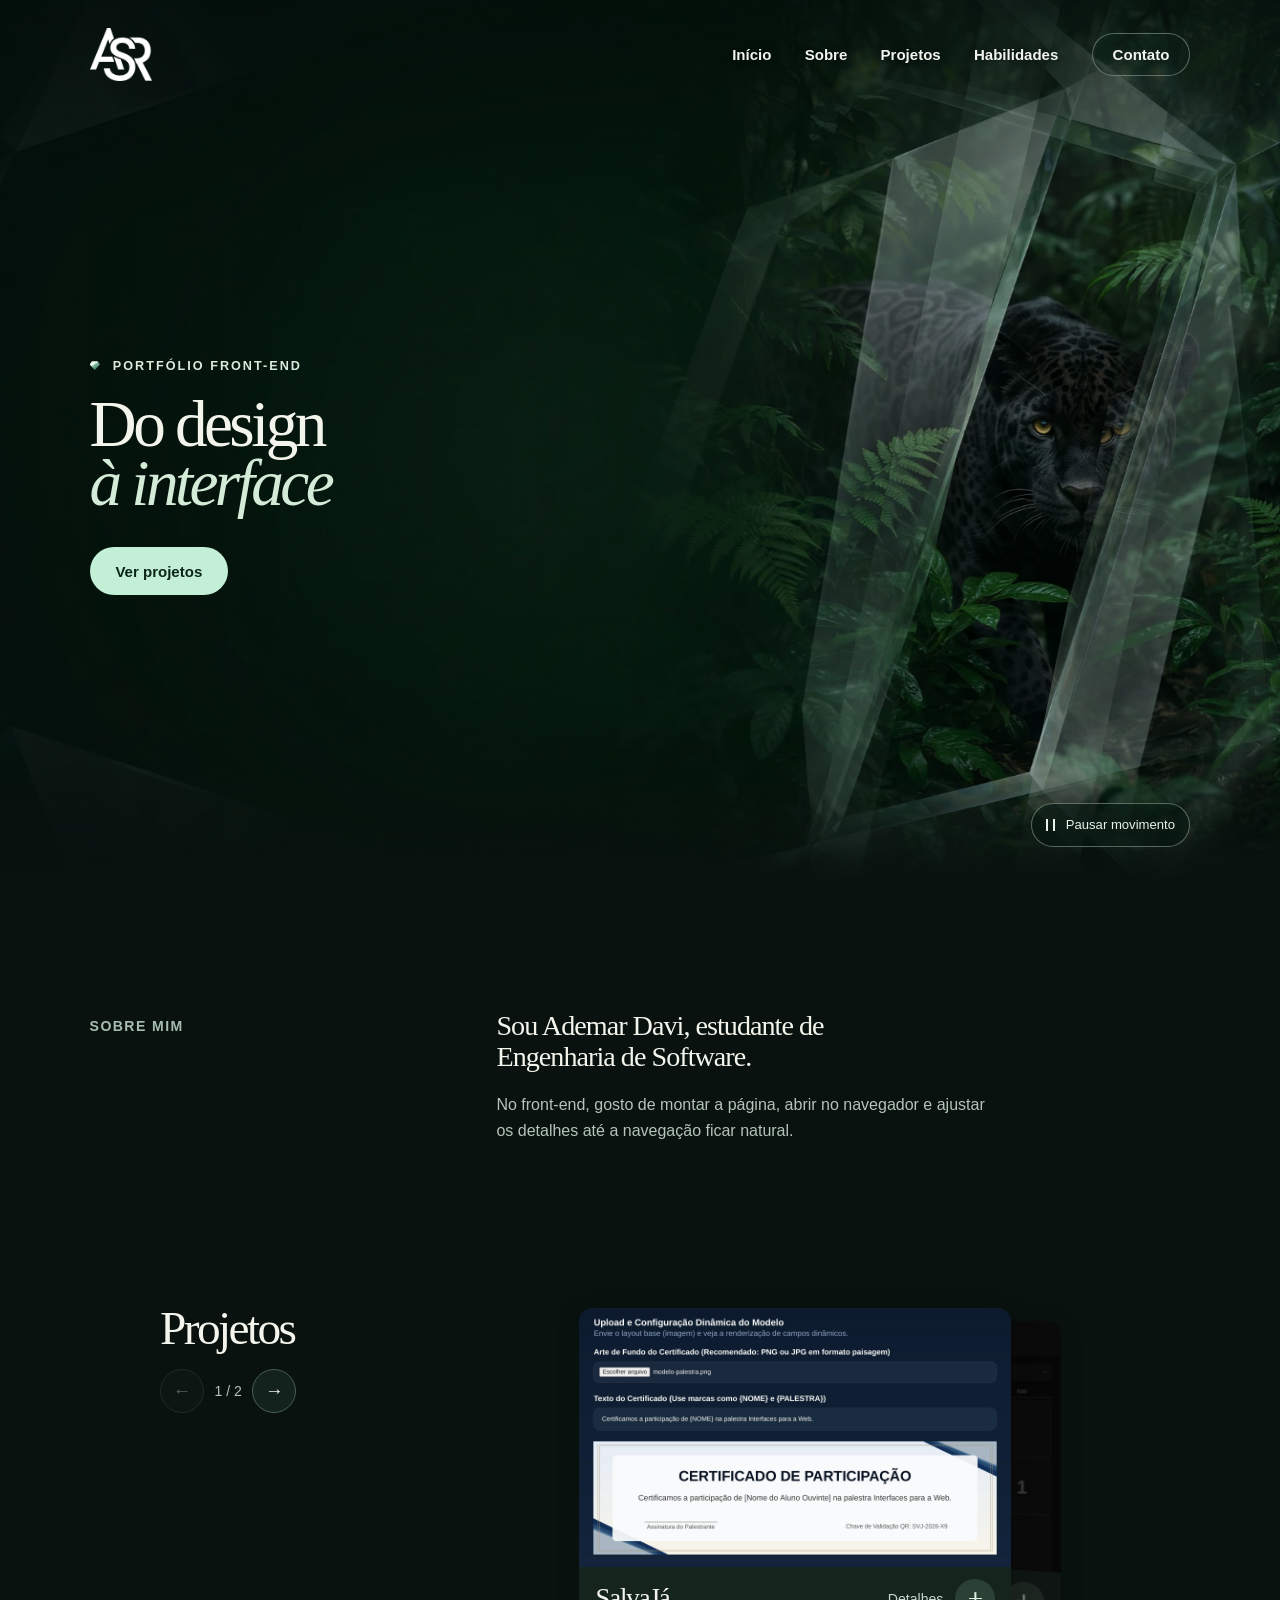
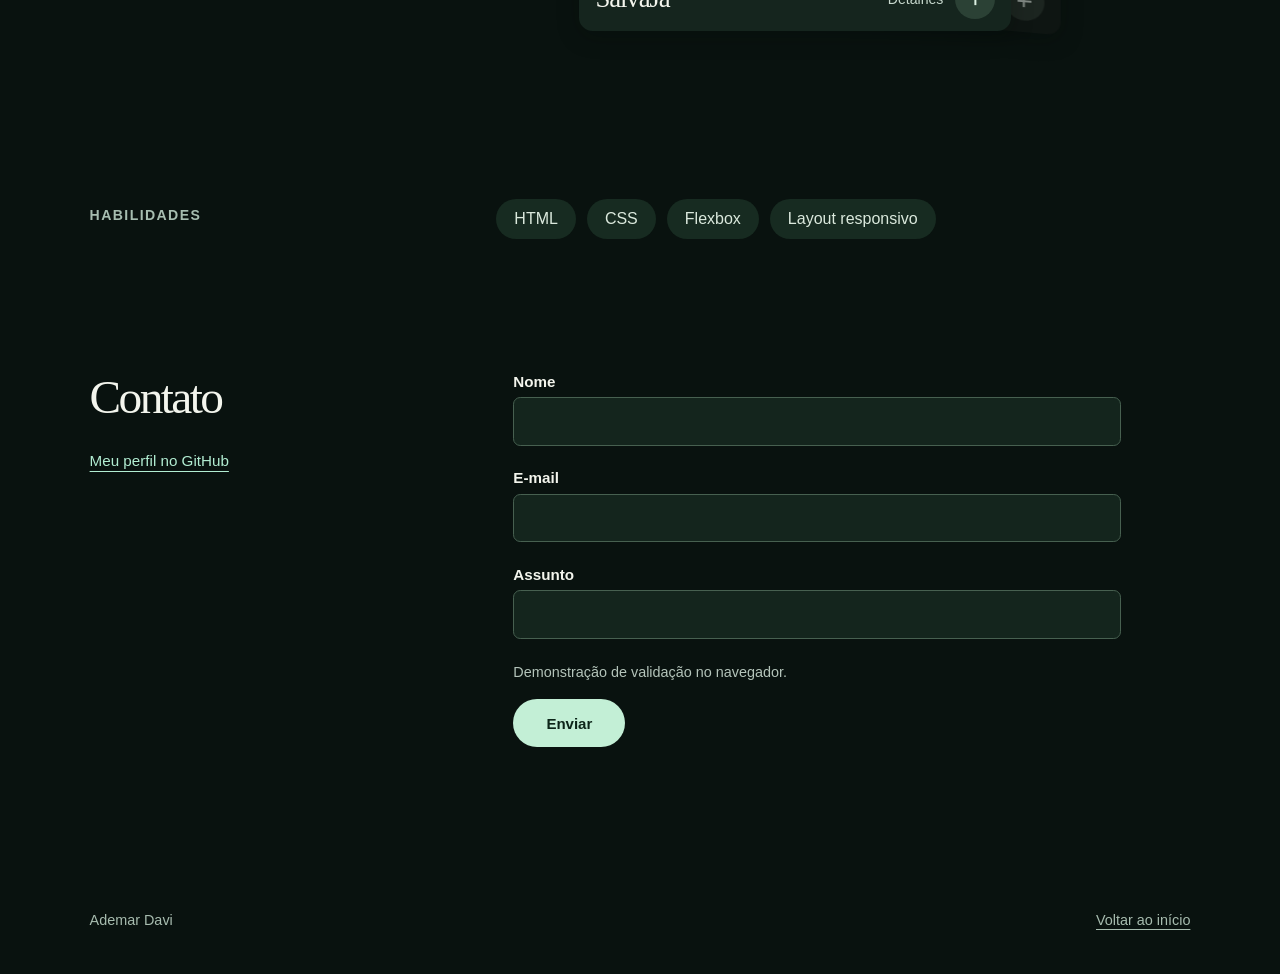
<file: index.html>
<!doctype html>
<html lang="pt-BR">
<head>
    <meta charset="utf-8">
    <meta name="viewport" content="width=device-width, initial-scale=1">
    <meta name="theme-color" content="#071410">
    <meta name="description" content="Portfólio front-end de Ademar Davi. Conheça os projetos acadêmicos SalvaJá e Bolos de Maria.">
    <title>Ademar Davi | Portfólio front-end</title>
    <link rel="icon" href="assets/icone.png" type="image/png">
    <link rel="preload" as="image" href="assets/onca-esmeralda.webp">
    <link rel="stylesheet" href="style.css">
    <script src="script.js" defer></script>
</head>
<body>
    <a class="pular" href="#sobre">Pular a abertura</a>
    <header class="cabecalho largura">
        <a class="assinatura" href="#inicio" aria-label="Ademar Davi — início">
            <img src="assets/asr.png" alt="" width="62" height="53">
        </a>
        <button class="controle-menu" type="button" aria-expanded="false" aria-controls="navegacao" hidden>
            <span class="rotulo-menu">Menu</span><i aria-hidden="true"></i>
        </button>
        <nav id="navegacao" aria-label="Navegação principal">
            <a href="#inicio">Início</a>
            <a href="#sobre">Sobre</a>
            <a href="#projetos">Projetos</a>
            <a href="#habilidades">Habilidades</a>
            <a class="nav-contato" href="#contato">Contato</a>
        </nav>
    </header>

    <main>
        <section class="abertura pausada" id="inicio" aria-labelledby="titulo-inicio">
            <div class="cristal" aria-hidden="true">
                <div class="paisagem"></div>
                <div class="faceta faceta-esquerda"></div>
                <div class="faceta faceta-direita"></div>
            </div>
            <div class="largura composicao">
                <div class="chamada">
                    <p class="categoria"><span class="gema" aria-hidden="true"></span>Portfólio front-end</p>
                    <h1 id="titulo-inicio">Do design<br><em>à interface</em></h1>
                    <a class="botao botao-claro" href="#projetos">Ver projetos</a>
                </div>
            </div>
            <button class="controle-movimento" type="button" disabled>
                <span class="simbolo-movimento" aria-hidden="true"></span>
                <span class="rotulo-movimento">Ativar movimento</span>
            </button>
        </section>

        <section class="largura sobre" id="sobre" aria-labelledby="titulo-sobre">
            <div class="colunas revelar">
                <h2 class="titulo-lateral" id="titulo-sobre">Sobre mim</h2>
                <div class="biografia">
                    <p class="apresentacao">Sou Ademar Davi, estudante de Engenharia de Software.</p>
                    <p class="texto">No front-end, gosto de montar a página, abrir no navegador e ajustar os detalhes até a navegação ficar natural.</p>
                </div>
            </div>
        </section>

        <section class="largura projetos" id="projetos" aria-labelledby="titulo-projetos">
            <div class="cabeca-secao revelar">
                <h2 id="titulo-projetos">Projetos</h2>
                <div class="folhear" hidden>
                    <button type="button" data-passo="-1" aria-label="Projeto anterior" aria-controls="cartoes">←</button>
                    <span id="posicao" role="status" aria-live="polite"></span>
                    <button type="button" data-passo="1" aria-label="Próximo projeto" aria-controls="cartoes">→</button>
                </div>
            </div>
            <div class="colecao revelar" id="cartoes">
                <details class="projeto salvaja" id="projeto-salvaja">
                    <summary aria-labelledby="nome-salvaja">
                        <h3>
                            <span class="capa capa-salvaja">
                                <img src="assets/salvaja.webp" alt="Prévia do editor do SalvaJá com um modelo de certificado de participação" width="1808" height="1080" loading="lazy" decoding="async">
                            </span>
                            <span class="legenda">
                                <span class="nome-projeto" id="nome-salvaja">SalvaJá</span>
                                <span class="acao-detalhes" aria-hidden="true"><span>Detalhes</span><i></i></span>
                            </span>
                        </h3>
                    </summary>
                    <div class="descricao">
                        <p>Protótipo para automatizar a entrega de certificados aos alunos. O palestrante fornece seu próprio modelo, e a proposta é que o SalvaJá cuide da entrega.</p>
                        <a class="link-texto" href="projetos/salvaja/previa.html">Experimentar a prévia do certificado</a>
                    </div>
                </details>
                <details class="projeto bolos" id="projeto-bolos">
                    <summary aria-labelledby="nome-bolos">
                        <h3>
                            <span class="capa capa-bolos">
                                <img src="assets/bolos-de-maria.webp" alt="Prévia do calendário do Bolos de Maria com uma encomenda de exemplo" width="1808" height="1080" loading="lazy" decoding="async">
                            </span>
                            <span class="legenda">
                                <span class="nome-projeto" id="nome-bolos">Bolos de Maria</span>
                                <span class="acao-detalhes" aria-hidden="true"><span>Detalhes</span><i></i></span>
                            </span>
                        </h3>
                    </summary>
                    <div class="descricao">
                        <p>Uma agenda de encomendas para uma confeiteira. Pelo calendário, ela pode consultar os pedidos de cada dia, registrar novas encomendas e editar as existentes. Também pode atualizar o cardápio e a lista de clientes.</p>
                        <div class="links-projeto">
                            <a class="link-texto" href="https://glauberlobo44.github.io/Bolos-de-Maria/">Abrir o calendário</a>
                            <a class="link-texto" href="https://github.com/GlauberLobo44/Bolos-de-Maria">Ver o código no GitHub</a>
                        </div>
                    </div>
                </details>
            </div>
        </section>

        <section class="largura habilidades" id="habilidades" aria-labelledby="titulo-habilidades">
            <div class="colunas revelar">
                <h2 class="titulo-lateral" id="titulo-habilidades">Habilidades</h2>
                <ul class="lista-habilidades">
                    <li>HTML</li>
                    <li>CSS</li>
                    <li>Flexbox</li>
                    <li>Layout responsivo</li>
                </ul>
            </div>
        </section>

        <section class="largura contato" id="contato" aria-labelledby="titulo-contato">
            <div class="grade-contato revelar">
                <div>
                    <h2 id="titulo-contato">Contato</h2>
                    <a class="link-texto perfil" href="https://github.com/sovral098">Meu perfil no GitHub</a>
                </div>
                <form class="form-contato" novalidate>
                    <div class="campo">
                        <label for="nome">Nome</label>
                        <input type="text" id="nome" name="nome" autocomplete="name" required aria-describedby="erro-nome">
                        <p id="erro-nome" class="erro" role="alert"></p>
                    </div>
                    <div class="campo">
                        <label for="email">E-mail</label>
                        <input type="email" id="email" name="email" autocomplete="email" required aria-describedby="erro-email">
                        <p id="erro-email" class="erro" role="alert"></p>
                    </div>
                    <div class="campo">
                        <label for="assunto">Assunto</label>
                        <input type="text" id="assunto" name="assunto" required aria-describedby="erro-assunto">
                        <p id="erro-assunto" class="erro" role="alert"></p>
                    </div>
                    <p class="nota-form">Demonstração de validação no navegador.</p>
                    <button class="botao botao-claro" type="submit" disabled>Enviar</button>
                    <p id="estado-contato" role="status"></p>
                    <noscript>Ative o JavaScript para testar o formulário.</noscript>
                </form>
            </div>
        </section>
    </main>
    <footer class="largura rodape">
        <span>Ademar Davi</span>
        <a href="#inicio">Voltar ao início</a>
    </footer>
</body>
</html>
</file>
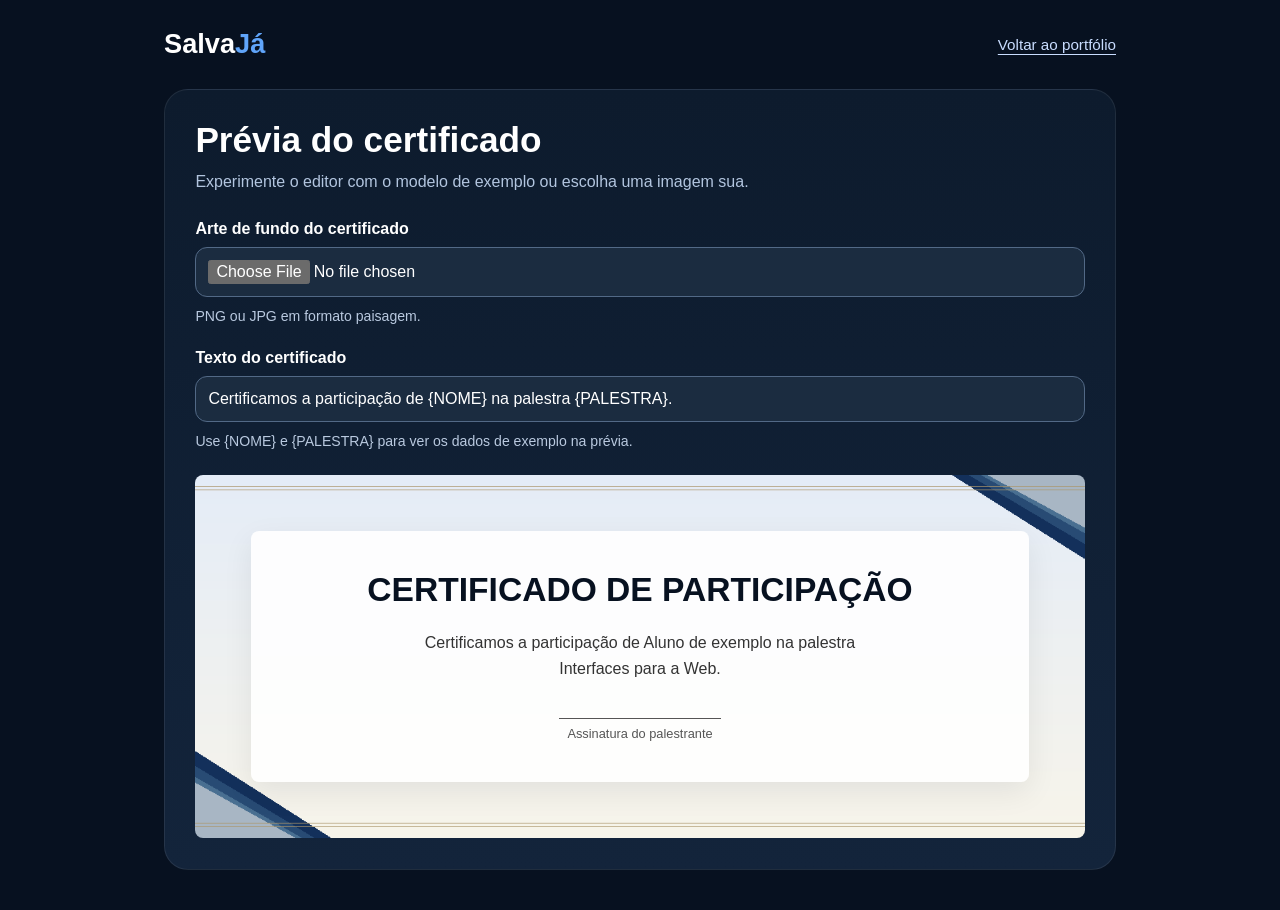
<file: projetos/salvaja/previa.html>
<!doctype html>
<html lang="pt-BR">
<head>
    <meta charset="utf-8">
    <meta name="viewport" content="width=device-width, initial-scale=1">
    <title>SalvaJá | Prévia do certificado</title>
    <link rel="stylesheet" href="style.css">
    <script defer src="script.js"></script>
</head>
<body>
    <header>
        <strong class="logo">Salva<span>Já</span></strong>
        <a href="../../index.html#projeto-salvaja">Voltar ao portfólio</a>
    </header>
    <main class="chart-box">
        <h1>Prévia do certificado</h1>
        <p class="orientacao">Experimente o editor com o modelo de exemplo ou escolha uma imagem sua.</p>
        <div class="question">
            <label for="cert-bg-upload">Arte de fundo do certificado</label>
            <input id="cert-bg-upload" type="file" accept="image/png,image/jpeg" aria-describedby="formatos erro-imagem">
            <small id="formatos">PNG ou JPG em formato paisagem.</small>
            <span id="erro-imagem" role="alert"></span>
        </div>
        <div class="question">
            <label for="cert-text-input">Texto do certificado</label>
            <input type="text" id="cert-text-input" value="Certificamos a participação de {NOME} na palestra {PALESTRA}." aria-describedby="marcas">
            <small id="marcas">Use {NOME} e {PALESTRA} para ver os dados de exemplo na prévia.</small>
        </div>
        <section class="cert-preview-frame" id="cert-preview-frame" aria-labelledby="titulo-certificado">
            <div class="folha">
                <h2 id="titulo-certificado">Certificado de participação</h2>
                <p id="cert-preview-text">Certificamos a participação de Aluno de exemplo na palestra Interfaces para a Web.</p>
                <p class="assinatura-cert">Assinatura do palestrante</p>
            </div>
        </section>
    </main>
</body>
</html>
</file>
<file: style.css>
:root {
    color-scheme: dark;
    --fundo: #09120f;
    --painel: #14221d;
    --papel: #f3f5ed;
    --suave: #b4c4ba;
    --menta: #b2edd2;
    --serifa: "Iowan Old Style", Baskerville, Georgia, "Times New Roman", serif;
    --sans: Inter, -apple-system, BlinkMacSystemFont, "Segoe UI", Helvetica, Arial, sans-serif;
    font-family: var(--sans);
    scroll-behavior: smooth;
}

*, *::before, *::after { box-sizing: border-box; }
body { margin: 0; background: var(--fundo); color: var(--papel); }
h1, h2, h3, p { margin: 0; }
a { color: inherit; }
button, input { font: inherit; }
button { cursor: pointer; }
[hidden] { display: none !important; }
:focus-visible { outline: 3px solid #b9f4d2; outline-offset: 5px; }
::selection { background: #b2edd2; color: #092119; }
.largura { width: min(78rem, 86%); margin-inline: auto; }
section[id] { scroll-margin-top: 1.5rem; }

.pular {
    position: absolute;
    z-index: 10;
    top: .5rem;
    left: .75rem;
    padding: .75rem 1rem;
    background: var(--papel);
    color: var(--fundo);
    transform: translateY(-160%);
}
.pular:focus { transform: none; }

.cabecalho {
    position: absolute;
    z-index: 5;
    inset: 0 0 auto;
    min-height: 6.8rem;
    display: flex;
    align-items: center;
    justify-content: space-between;
    gap: 2rem;
}
.assinatura { display: grid; place-items: center; width: 3.9rem; min-height: 3.5rem; }
.assinatura img { display: block; width: 100%; height: auto; }
nav { display: flex; align-items: center; gap: clamp(1.2rem, 2.6vw, 2.6rem); }
nav a {
    display: inline-flex;
    align-items: center;
    min-height: 2.75rem;
    font-size: .94rem;
    font-weight: 550;
    text-decoration: none;
    color: #f1f5ed;
    text-shadow: 0 1px 8px #06120e;
}
nav a:hover { color: var(--menta); }
.nav-contato {
    min-height: 2.65rem;
    padding: .45rem 1.25rem;
    border: 1px solid #a0b5a783;
    border-radius: 99rem;
    background: #10251d5c;
}
.controle-menu { display: none; }

.abertura {
    --luz: .9;
    --paralaxe: 0px;
    --desvio: 0px;
    --vidro: 0px;
    display: grid;
    align-items: center;
    position: relative;
    isolation: isolate;
    overflow: hidden;
    min-height: 42rem;
    min-height: max(39rem, 98svh);
    background: #0a2119;
}
.abertura::after {
    position: absolute;
    z-index: -1;
    inset: 0;
    pointer-events: none;
    content: "";
    background:
        linear-gradient(0deg, var(--fundo), rgba(9,18,15,.10) 13%, transparent 30%),
        linear-gradient(180deg, rgba(4,15,11,.72), transparent 25%),
        linear-gradient(90deg, #06120f80 0%, transparent 65%);
}
.cristal {
    position: absolute;
    z-index: -2;
    inset: 0;
    pointer-events: none;
    overflow: hidden;
    background: #091912;
}
.paisagem, .faceta::before {
    position: absolute;
    inset: -1rem -2.75rem;
    background: url("assets/onca-esmeralda.webp") 83% 49% / cover no-repeat;
}
.paisagem {
    opacity: var(--luz);
    transform: translate3d(var(--desvio), var(--paralaxe), 0);
}
.faceta {
    position: absolute;
    inset: -1px 0;
    opacity: .62;
    transform: translate3d(var(--vidro), 0, 0);
}
.faceta::before {
    content: "";
    filter: brightness(1.23) saturate(.85);
    transform: translate3d(15px, -6px, 0);
}
.faceta::after {
    position: absolute;
    inset: 0;
    content: "";
    background: linear-gradient(156deg, #d9f8ed36, #91c8b216 35%, transparent 68%, #c2f2dc28);
}
.faceta-esquerda {
    clip-path: polygon(77% 0, 83% 0, 67% 100%, 63% 100%);
}
.faceta-direita {
    clip-path: polygon(93% 0, 98% 0, 84% 100%, 79% 100%);
    opacity: .47;
    transform: translate3d(calc(var(--vidro) * -.66), 0, 0);
}
.faceta-direita::before {
    transform: translate3d(-19px, 8px, 0);
}
.composicao {
    padding-block: clamp(10rem, 23vh, 15rem) clamp(7rem, 15vh, 11rem);
}
.chamada { width: fit-content; max-width: 100%; }
.categoria {
    display: flex;
    align-items: center;
    gap: .8rem;
    color: #dceadc;
    font-size: .79rem;
    font-weight: 620;
    text-transform: uppercase;
    letter-spacing: .16em;
}
.gema {
    width: .65rem;
    height: .54rem;
    display: inline-block;
    background: linear-gradient(145deg, #effcef 38%, #88c9aa 40%, #487965 75%);
    clip-path: polygon(23% 0, 77% 0, 100% 36%, 50% 100%, 0 36%);
}
h1, h2, .nome-projeto, .apresentacao {
    font-family: var(--serifa);
    font-weight: 400;
}
h1 {
    margin-block: 1.4rem 2.1rem;
    font-size: clamp(3rem, 5.1vw, 4.8rem);
    line-height: .91;
    letter-spacing: -.055em;
}
h1 em { color: #d4ebd8; font-weight: 400; }
.botao {
    display: inline-flex;
    justify-content: center;
    align-items: center;
    min-height: 3rem;
    padding: .78rem 1.55rem;
    border: 1px solid transparent;
    border-radius: 99rem;
    font-size: .94rem;
    line-height: 1.3;
    font-weight: 650;
    text-decoration: none;
}
.botao-claro { background: #c3efd6; color: #0c2519; }
.botao-claro:hover { background: #e2f8e9; }
.botao:disabled { opacity: .55; cursor: default; }
.controle-movimento {
    position: absolute;
    right: max(7%, calc((100% - 78rem) / 2));
    bottom: 2.2rem;
    display: inline-flex;
    align-items: center;
    gap: .65rem;
    min-height: 2.75rem;
    padding: .45rem .9rem;
    font-size: .82rem;
    color: #e9f2e9;
    border: 1px solid #aec4b778;
    border-radius: 99rem;
    background: #08181196;
}
.controle-movimento:hover { background: #193b2f; }
.simbolo-movimento { width: .57rem; height: .73rem; border-inline: 2px solid currentColor; }
.abertura.pausada .simbolo-movimento {
    width: 0;
    height: 0;
    margin-left: .15rem;
    border-style: solid;
    border-width: .38rem 0 .38rem .6rem;
    border-color: transparent transparent transparent currentColor;
}

.sobre { padding-block: clamp(5rem, 10vw, 9rem); }
.colunas, .grade-contato {
    display: grid;
    grid-template-columns: minmax(9rem, .82fr) minmax(0, 1.6fr);
    align-items: start;
    gap: clamp(1.5rem, 4vw, 4.3rem);
}
.titulo-lateral {
    color: #a6bdb0;
    font-family: var(--sans);
    font-size: .88rem;
    font-weight: 600;
    letter-spacing: .1em;
    text-transform: uppercase;
    padding-block-start: .5rem;
}
.apresentacao {
    max-width: 26ch;
    font-size: clamp(1.55rem, 2.2vw, 2.25rem);
    line-height: 1.11;
    letter-spacing: -.035em;
}
.texto, .descricao p {
    color: var(--suave);
    max-width: 57ch;
    font-size: 1rem;
    line-height: 1.65;
}
.texto { margin-top: 1.2rem; }
.projetos {
    max-width: 60rem;
    display: grid;
    grid-template-columns: minmax(8rem, 1fr) minmax(0, 2.5fr);
    align-items: start;
    gap: clamp(1rem, 4vw, 4rem);
    padding-block: 1.5rem 3rem;
}
.cabeca-secao { padding-top: .5rem; }
.folhear { display: flex; align-items: center; gap: .65rem; margin-top: 1rem; }
.folhear button {
    width: 2.75rem;
    height: 2.75rem;
    border: 1px solid #476050;
    border-radius: 50%;
    background: var(--painel);
    color: var(--papel);
    font-size: 1.15rem;
}
.folhear button:disabled { opacity: .35; cursor: default; }
#posicao { color: var(--suave); font-size: .88rem; font-variant-numeric: tabular-nums; }
.cabeca-secao h2, .contato h2 {
    font-size: clamp(2rem, 3.7vw, 3rem);
    line-height: 1.03;
    letter-spacing: -.055em;
}
.colecao {
    display: grid;
    justify-items: center;
    align-items: start;
    gap: 1rem;
    padding: .75rem clamp(1.4rem, 5vw, 4.5rem) 1.1rem;
    isolation: isolate;
}
.projeto {
    width: min(100%, 27rem);
    min-width: 0;
    color: var(--papel);
    background: #15251e;
    border-radius: .85rem;
    box-shadow: 0 .35rem 1.4rem #020a0740;
}
.colecao.pronta .projeto { grid-area: 1 / 1; transform-origin: 50% 20%; }
.colecao.pronta .atual { z-index: 2; }
.colecao.pronta .ao-lado {
    transform: perspective(55rem) translateX(var(--deslocamento)) translateY(.65rem) rotateY(var(--angulo)) scale(.91);
    filter: brightness(.58) saturate(.68);
}
.ao-lado.depois { --deslocamento: 14%; --angulo: -18deg; }
.ao-lado.antes { --deslocamento: -14%; --angulo: 18deg; }
.colecao.pronta { touch-action: pan-y pinch-zoom; }
summary {
    list-style: none;
    border-radius: inherit;
    cursor: pointer;
    -webkit-tap-highlight-color: transparent;
}
summary::-webkit-details-marker { display: none; }
summary::marker { content: ""; }
summary h3 { font: inherit; }
.capa { display: block; overflow: hidden; border-radius: .85rem .85rem 0 0; }
.capa img {
    display: block;
    width: 100%;
    height: auto;
    aspect-ratio: 1808 / 1080;
    user-select: none;
    -webkit-user-drag: none;
}
.legenda {
    display: flex;
    align-items: center;
    justify-content: space-between;
    gap: 1rem;
    padding: .75rem 1rem;
}
.nome-projeto { font-size: clamp(1.3rem, 2.1vw, 1.7rem); line-height: 1; letter-spacing: -.042em; }
.acao-detalhes {
    display: inline-flex;
    align-items: center;
    gap: .75rem;
    font-size: .88rem;
    color: #c6d7cc;
}
.acao-detalhes i {
    display: grid;
    width: 2.5rem;
    height: 2.5rem;
    place-items: center;
    border-radius: 50%;
    background: #2b4135;
    position: relative;
}
.acao-detalhes i::before, .acao-detalhes i::after {
    content: "";
    position: absolute;
    width: .83rem;
    height: 1.5px;
    background: #dcf0e2;
}
.acao-detalhes i::after { transform: rotate(90deg); }
details[open] .acao-detalhes i::after { transform: rotate(0); }
summary:hover .acao-detalhes i { background: #405e4e; }
.descricao { padding: 0 1rem 1rem; }
.descricao p { font-size: .95rem; line-height: 1.5; }
.links-projeto { display: flex; flex-wrap: wrap; gap: 0 1.5rem; }
.link-texto {
    display: inline-flex;
    align-items: center;
    min-height: 2.75rem;
    margin-top: .5rem;
    font-size: .95rem;
    color: var(--menta);
    text-decoration-thickness: 1px;
    text-underline-offset: .3em;
}
.link-texto:hover { color: #e5f9ee; }

.habilidades { padding-block: clamp(4.8rem, 8vw, 8rem); }
.lista-habilidades { display: flex; flex-wrap: wrap; gap: .7rem; list-style: none; padding: 0; margin: 0; }
.lista-habilidades li {
    padding: .7rem 1.12rem;
    border-radius: 99rem;
    background: #172b21;
    color: #dbe9dd;
    font-size: 1rem;
}
.contato { padding-block: 2rem clamp(5rem, 9vw, 8rem); }
.grade-contato { gap: clamp(2rem, 6vw, 5.5rem); }
.perfil { margin-top: 1rem; }
.form-contato { width: 100%; max-width: 38rem; display: grid; gap: 1rem; }
.campo { display: grid; gap: .45rem; }
.campo label { font-size: .95rem; font-weight: 550; }
.campo input {
    width: 100%;
    min-height: 3.05rem;
    padding: .65rem .95rem;
    color: var(--papel);
    background: #14251d;
    border: 1px solid #476050;
    border-radius: .45rem;
    font-size: 1rem;
}
.campo input:focus-visible { outline-offset: 2px; }
.campo input[aria-invalid="true"] { border-color: #ffaca1; }
.erro { color: #ffb6ad; font-size: .92rem; }
.erro:empty, #estado-contato:empty { margin-block: -.225rem; }
.nota-form, #estado-contato { color: var(--suave); line-height: 1.5; font-size: .9rem; }
.form-contato .botao { justify-self: start; min-width: 7rem; }
.rodape {
    display: flex;
    justify-content: space-between;
    align-items: center;
    gap: 1rem;
    padding-block: 1.2rem 2rem;
    color: #a7bcaf;
    font-size: .9rem;
}
.rodape a { display: inline-flex; align-items: center; min-height: 2.75rem; text-underline-offset: .25em; }

@media (max-width: 48rem) {
    .projetos { grid-template-columns: 1fr; gap: 1rem; max-width: 34rem; }
    .cabeca-secao { display: flex; align-items: center; justify-content: space-between; gap: .75rem; }
    .folhear { margin-top: 0; gap: .45rem; }
    .largura { width: calc(100% - 2.8rem); }
    .cabecalho { min-height: 5.35rem; gap: 1rem; }
    .assinatura { width: 3.05rem; }
    .cabecalho nav { gap: .8rem; justify-content: flex-end; flex-wrap: wrap; }
    .cabecalho nav a { font-size: .86rem; }
    .cabecalho.com-menu .controle-menu {
        display: flex;
        align-items: center;
        gap: .65rem;
        padding: .5rem .85rem;
        min-height: 2.75rem;
        border: 1px solid #d3e1d276;
        background: #081910a6;
        color: var(--papel);
        border-radius: 4rem;
        font-size: .94rem;
    }
    .controle-menu i {
        width: 1rem;
        height: .5rem;
        position: relative;
        display: inline-block;
        border-block: 1.5px solid currentColor;
    }
    .controle-menu[aria-expanded="true"] i { height: 0; border-bottom: 0; }
    .com-menu nav {
        display: none;
        position: absolute;
        inset: calc(100% - .45rem) 0 auto;
        padding: .75rem;
        border-radius: .8rem;
        background: #14291f;
        box-shadow: 0 .8rem 2rem #040c08a6;
    }
    .com-menu.aberto nav { display: grid; gap: 0; justify-content: stretch; }
    .com-menu nav a { padding: .55rem .8rem; min-height: 2.75rem; font-size: 1rem; }
    .com-menu nav .nav-contato { border: 0; background: none; }
    .abertura { min-height: 40rem; min-height: max(36.5rem, 96svh); align-items: end; }
    .paisagem, .faceta::before {
        bottom: auto;
        height: 100%;
        background-position: 90% 42%;
    }
    .paisagem, .faceta {
        height: min(77%, 30rem);
        mask-image: linear-gradient(#000 51%, transparent 100%);
    }
    .faceta-esquerda {
        clip-path: polygon(64% 0, 76% 0, 48% 100%, 41% 100%);
        transform: translate3d(calc(var(--vidro) * .52), 0, 0);
    }
    .faceta-direita {
        clip-path: polygon(92% 0, 100% 0, 79% 100%, 69% 100%);
        transform: translate3d(calc(var(--vidro) * -.37), 0, 0);
    }
    .abertura::after {
        background:
            linear-gradient(0deg, var(--fundo), #08130ff0 12%, #091710ae 35%, transparent 74%),
            linear-gradient(180deg, #06130cc9, transparent 19%),
            linear-gradient(90deg, #07140f88, transparent 88%);
    }
    .composicao { padding-block: 11rem clamp(5rem, 11vh, 7.5rem); }
    h1 { font-size: clamp(2.65rem, 8vw, 3.65rem); margin-block: 1.05rem 1.65rem; }
    .controle-movimento { right: 1.4rem; bottom: 1.25rem; }
    .colunas, .grade-contato { grid-template-columns: 1fr; gap: 1.25rem; }
    .sobre { padding-block: 4.7rem; }
    .acao-detalhes { gap: .45rem; }
    .habilidades { padding-block: 4rem; }
    .perfil { margin: .4rem 0 0; }
    .grade-contato { gap: 1.6rem; }
}
@media (max-width: 26rem) {
    .largura { width: calc(100% - 2.25rem); }
    .acao-detalhes > span { display: none; }
    .rodape { flex-wrap: wrap; }
}
@media (max-height: 35rem) and (orientation: landscape) {
    .composicao { padding-block: 7rem 4rem; }
    .abertura { min-height: 27rem; }
    h1 { font-size: clamp(2.65rem, 5vw, 3.5rem); }
}
.abertura:not(.pausada) .paisagem,
.abertura:not(.pausada) .faceta { transition: transform .2s ease-out, opacity .24s ease-out; }
.faceta { animation: flutuar-vidro 4s ease-in-out infinite alternate; }
.faceta-direita { animation-direction: alternate-reverse; animation-duration: 5.5s; }
.pausada .faceta, .fora-de-vista .faceta { animation-play-state: paused; }
@keyframes flutuar-vidro {
    from { translate: clamp(-22px, -1.7vw, -8px) -5px; }
    to { translate: clamp(8px, 1.7vw, 22px) 5px; }
}
@media (prefers-reduced-motion: no-preference) {
    .colecao.pronta .projeto { transition: transform .38s cubic-bezier(.2,.7,.25,1), filter .28s ease; }
    .revelar.aparecendo { animation: entrada .72s cubic-bezier(.22,.75,.27,1) both; }
    .projeto[open] .descricao { animation: entrada .32s ease-out both; }
    .capa img, .acao-detalhes i, .acao-detalhes i::after { transition: transform .3s ease, background-color .3s ease; }
    @keyframes entrada { from { opacity: .55; transform: translateY(.65rem); } to { opacity: 1; transform: none; } }
}
@media (prefers-reduced-motion: reduce) {
    :root { scroll-behavior: auto; }
    .abertura { --luz: .95; }
}
</file>
<file: projetos/salvaja/style.css>
* { box-sizing: border-box; }
:root {
    color-scheme: dark;
    font-family: Inter, -apple-system, BlinkMacSystemFont, "Segoe UI", sans-serif;
    background: #071120;
    color: #fff;
}
body { margin: 0 auto; padding: 0 1.25rem 2.5rem; max-width: 62rem; }
header { display: flex; align-items: center; justify-content: space-between; gap: 1rem; padding-block: 1.4rem; }
header a { display: inline-flex; align-items: center; min-height: 2.75rem; font-size: .95rem; color: #c9ddff; text-underline-offset: .25em; }
.logo { font-size: 1.7rem; font-weight: 800; }
.logo span { color: #60a5fa; }
.chart-box {
    background: linear-gradient(180deg, #0d1b2d, #13243b);
    padding: clamp(1.1rem, 3vw, 1.9rem);
    border-radius: 1.5rem;
    border: 1px solid rgba(255,255,255,.08);
}
h1, h2, p { margin: 0; }
h1 { font-size: clamp(1.6rem, 4vw, 2.2rem); }
.orientacao { margin: .6rem 0 1.65rem; color: #b2c5df; line-height: 1.5; }
.question { margin-bottom: 1.4rem; display: grid; gap: .55rem; }
.question label { font-weight: 600; }
.question input {
    width: 100%;
    min-width: 0;
    min-height: 2.9rem;
    padding: .75rem;
    border: 1px solid #526986;
    border-radius: .75rem;
    background: #1b2c40;
    color: white;
    font: inherit;
}
.question small { color: #b9c9df; line-height: 1.5; font-size: .88rem; }
#erro-imagem { color: #ffc2bb; }
#erro-imagem:empty { display: none; }
:focus-visible { outline: 3px solid #9ccaff; outline-offset: 3px; }
.cert-preview-frame {
    padding: clamp(1.4rem, 4.5vw, 3.5rem);
    border-radius: .5rem;
    background: white url("modelo-exemplo.png") center / cover no-repeat;
    color: #071120;
    text-align: center;
}
.folha {
    padding: clamp(1.2rem, 3.2vw, 2.5rem);
    border-radius: .5rem;
    background: rgba(255,255,255,.90);
    box-shadow: 0 10px 30px #07112013;
}
.folha h2 { font-size: clamp(1.3rem, 3vw, 2.1rem); text-transform: uppercase; line-height: 1.15; }
#cert-preview-text { margin: 1.3rem auto; color: #333; line-height: 1.6; max-width: 55ch; overflow-wrap: anywhere; }
.assinatura-cert { display: inline-block; margin-top: 1rem; padding: .45rem .5rem 0; border-top: 1px solid #555; color: #555; font-size: .8rem; }
</file>
